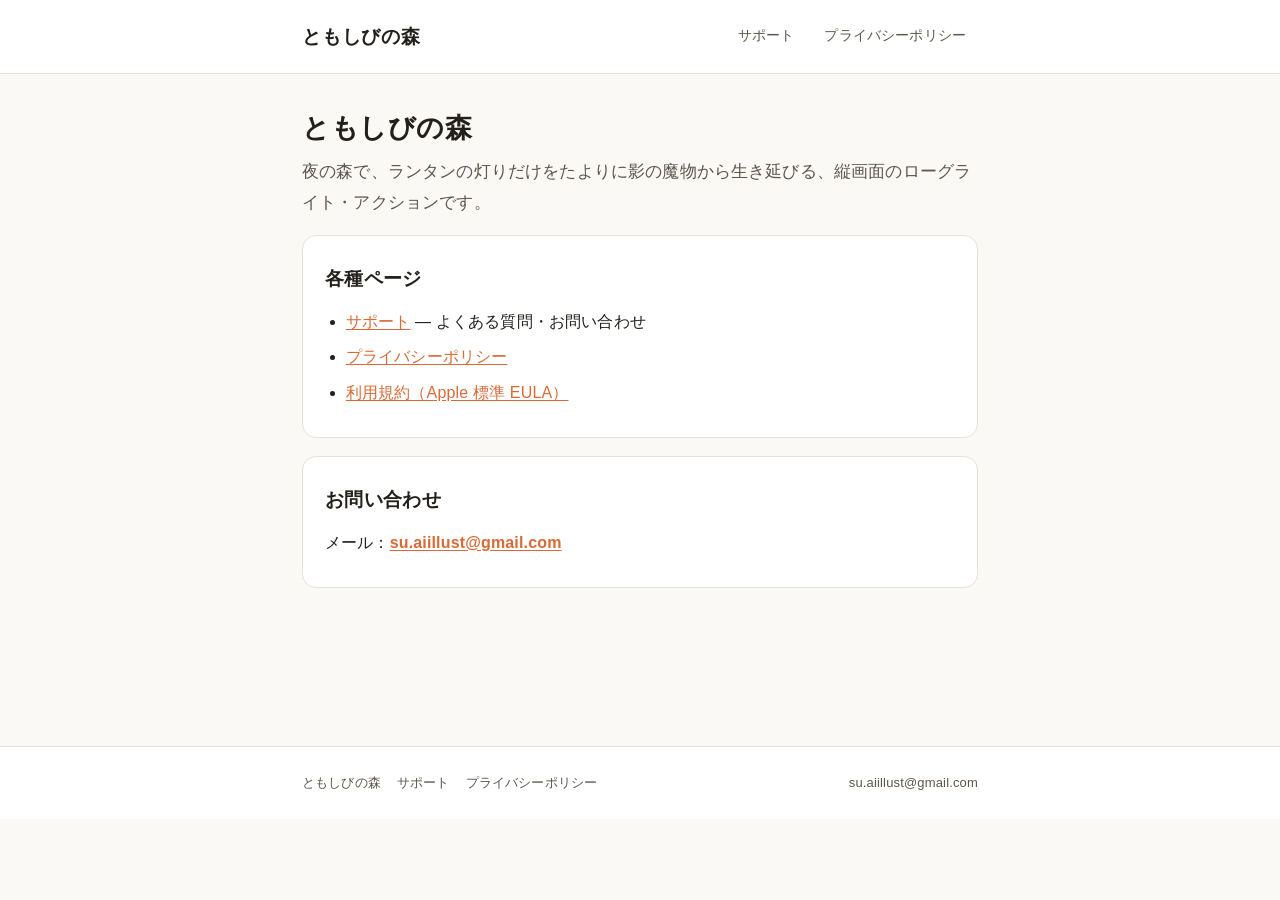
<file: index.html>
<!DOCTYPE html>
<html lang="ja">
<head>
<meta charset="utf-8">
<meta name="viewport" content="width=device-width, initial-scale=1">
<title>ともしびの森</title>
<meta name="description" content="ともしびの森 — ランタンで夜を越えるローグライト。サポート・プライバシーポリシー。">
<link rel="stylesheet" href="style.css">
</head>
<body>
<header class="site">
  <div class="site-inner">
    <a class="brand" href="index.html">
      <span class="mark">ともしびの森</span>
    </a>
    <nav class="site-nav">
      <a href="support.html">サポート</a>
      <a href="privacy.html">プライバシーポリシー</a>
    </nav>
  </div>
</header>

<main class="wrap">
  <h1 class="title">ともしびの森</h1>
  <p class="lead">夜の森で、ランタンの灯りだけをたよりに影の魔物から生き延びる、縦画面のローグライト・アクションです。</p>

  <div class="card">
    <h2 style="margin-top:0">各種ページ</h2>
    <ul>
      <li><a href="support.html">サポート</a> — よくある質問・お問い合わせ</li>
      <li><a href="privacy.html">プライバシーポリシー</a></li>
      <li><a href="https://www.apple.com/legal/internet-services/itunes/dev/stdeula/">利用規約（Apple 標準 EULA）</a></li>
    </ul>
  </div>

  <div class="card contact">
    <h2 style="margin-top:0">お問い合わせ</h2>
    <p>メール：<a href="mailto:su.aiillust@gmail.com">su.aiillust@gmail.com</a></p>
  </div>
</main>

<footer class="site">
  <div class="foot-inner">
    <span>ともしびの森</span>
    <a href="support.html">サポート</a>
    <a href="privacy.html">プライバシーポリシー</a>
    <a class="sp" href="mailto:su.aiillust@gmail.com">su.aiillust@gmail.com</a>
  </div>
</footer>
</body>
</html>
</file>
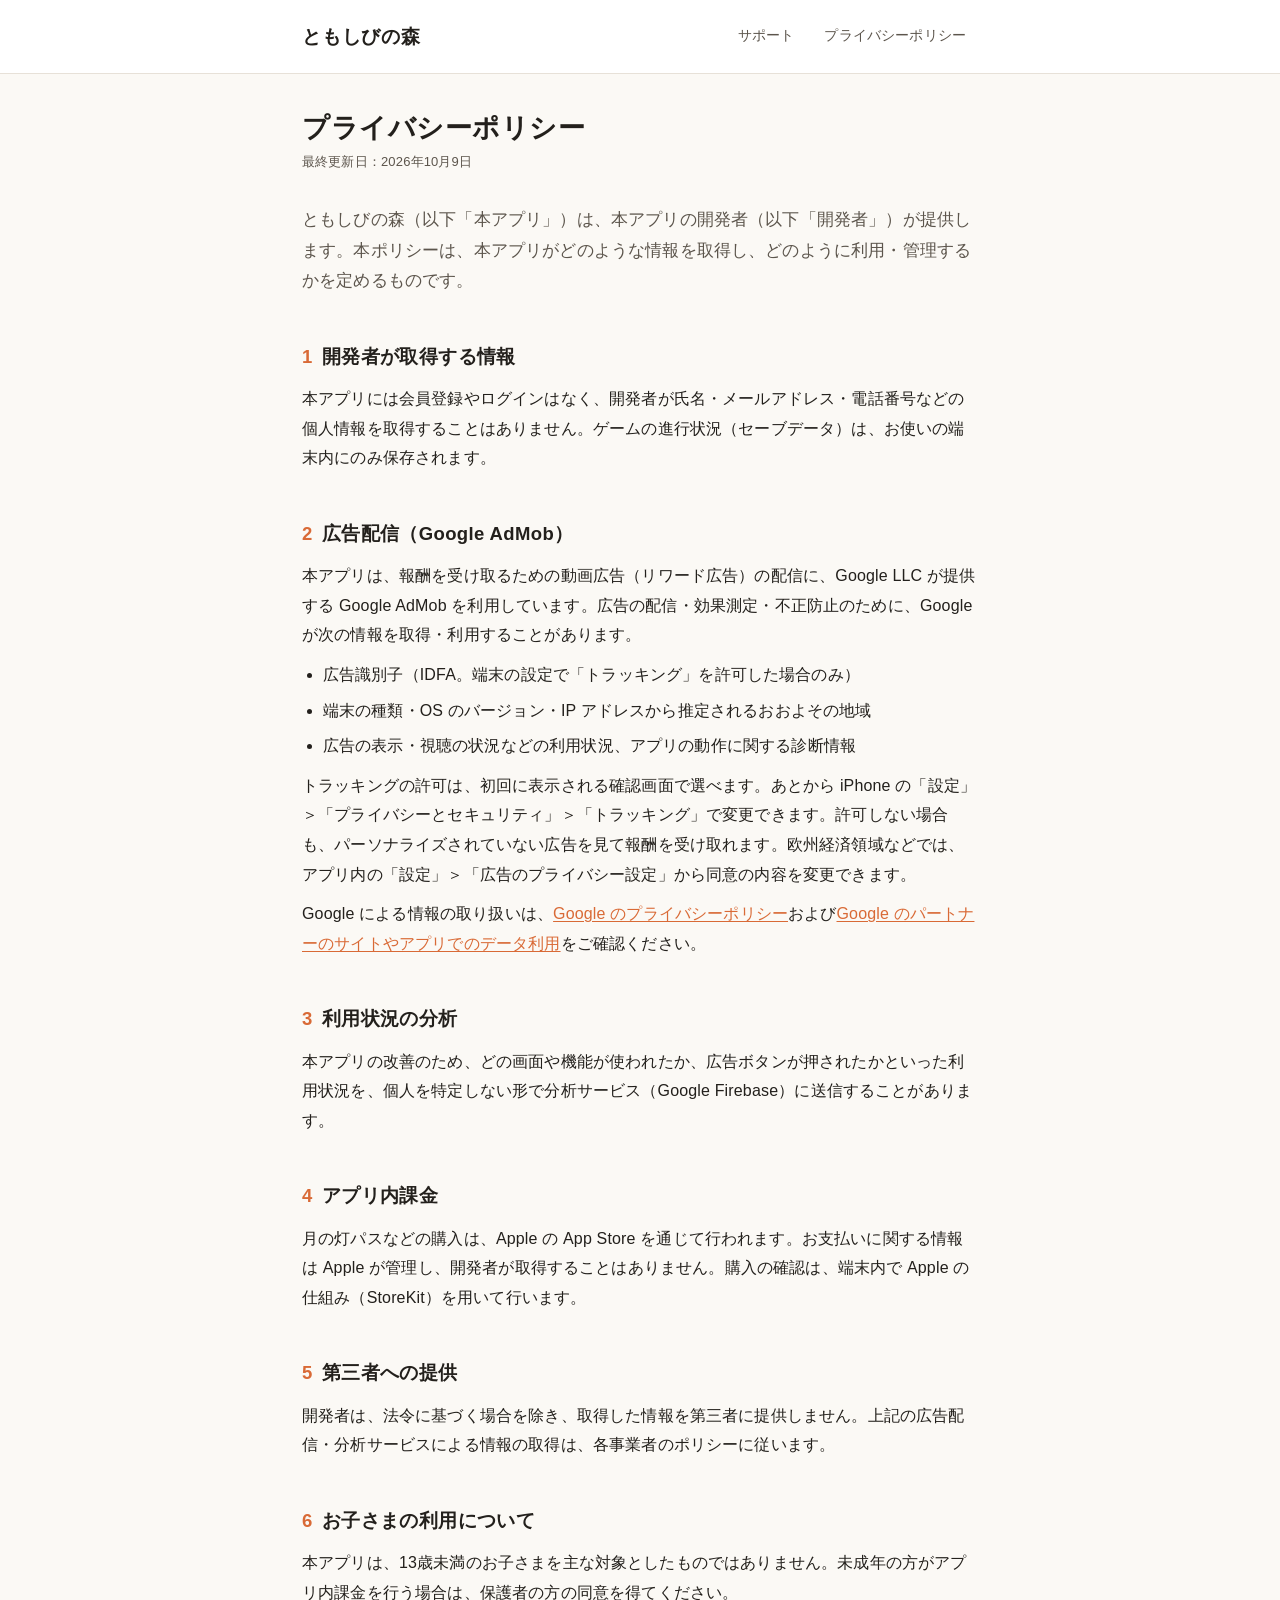
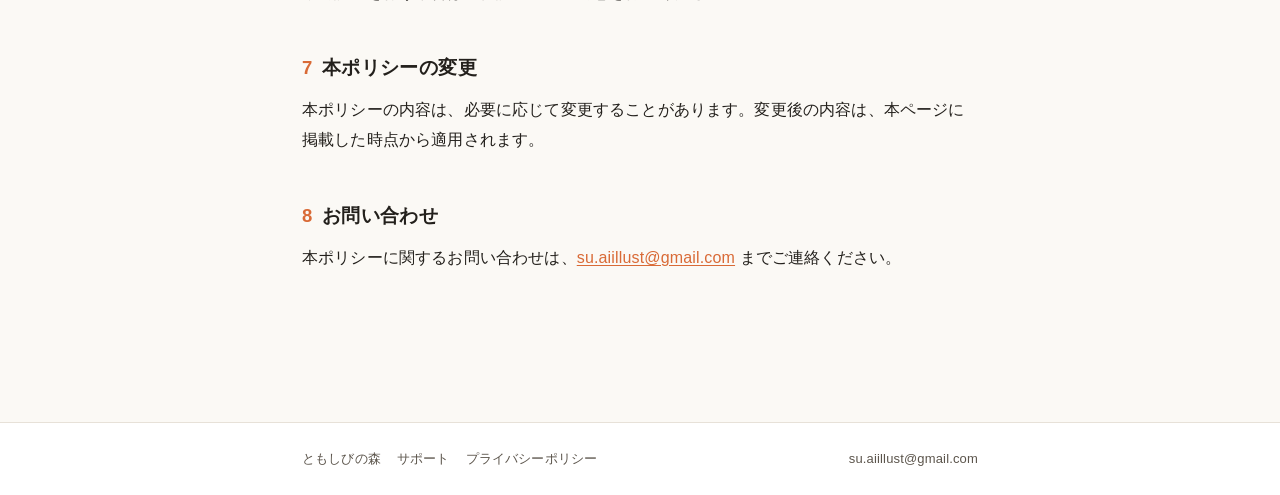
<file: privacy.html>
<!DOCTYPE html>
<html lang="ja">
<head>
<meta charset="utf-8">
<meta name="viewport" content="width=device-width, initial-scale=1">
<title>プライバシーポリシー｜ともしびの森</title>
<meta name="description" content="ともしびの森のプライバシーポリシー。">
<link rel="stylesheet" href="style.css">
</head>
<body>
<header class="site">
  <div class="site-inner">
    <a class="brand" href="index.html">
      <span class="mark">ともしびの森</span>
    </a>
    <nav class="site-nav">
      <a href="support.html">サポート</a>
      <a href="privacy.html">プライバシーポリシー</a>
    </nav>
  </div>
</header>

<main class="wrap">
  <h1 class="title">プライバシーポリシー</h1>
  <p class="updated">最終更新日：2026年10月9日</p>

  <p class="lead">ともしびの森（以下「本アプリ」）は、本アプリの開発者（以下「開発者」）が提供します。本ポリシーは、本アプリがどのような情報を取得し、どのように利用・管理するかを定めるものです。</p>

  <h2><span class="num">1</span>開発者が取得する情報</h2>
  <p>本アプリには会員登録やログインはなく、開発者が氏名・メールアドレス・電話番号などの個人情報を取得することはありません。ゲームの進行状況（セーブデータ）は、お使いの端末内にのみ保存されます。</p>

  <h2><span class="num">2</span>広告配信（Google AdMob）</h2>
  <p>本アプリは、報酬を受け取るための動画広告（リワード広告）の配信に、Google LLC が提供する Google AdMob を利用しています。広告の配信・効果測定・不正防止のために、Google が次の情報を取得・利用することがあります。</p>
  <ul>
    <li>広告識別子（IDFA。端末の設定で「トラッキング」を許可した場合のみ）</li>
    <li>端末の種類・OS のバージョン・IP アドレスから推定されるおおよその地域</li>
    <li>広告の表示・視聴の状況などの利用状況、アプリの動作に関する診断情報</li>
  </ul>
  <p>トラッキングの許可は、初回に表示される確認画面で選べます。あとから iPhone の「設定」＞「プライバシーとセキュリティ」＞「トラッキング」で変更できます。許可しない場合も、パーソナライズされていない広告を見て報酬を受け取れます。欧州経済領域などでは、アプリ内の「設定」＞「広告のプライバシー設定」から同意の内容を変更できます。</p>
  <p>Google による情報の取り扱いは、<a href="https://policies.google.com/privacy">Google のプライバシーポリシー</a>および<a href="https://policies.google.com/technologies/partner-sites">Google のパートナーのサイトやアプリでのデータ利用</a>をご確認ください。</p>

  <h2><span class="num">3</span>利用状況の分析</h2>
  <p>本アプリの改善のため、どの画面や機能が使われたか、広告ボタンが押されたかといった利用状況を、個人を特定しない形で分析サービス（Google Firebase）に送信することがあります。</p>

  <h2><span class="num">4</span>アプリ内課金</h2>
  <p>月の灯パスなどの購入は、Apple の App Store を通じて行われます。お支払いに関する情報は Apple が管理し、開発者が取得することはありません。購入の確認は、端末内で Apple の仕組み（StoreKit）を用いて行います。</p>

  <h2><span class="num">5</span>第三者への提供</h2>
  <p>開発者は、法令に基づく場合を除き、取得した情報を第三者に提供しません。上記の広告配信・分析サービスによる情報の取得は、各事業者のポリシーに従います。</p>

  <h2><span class="num">6</span>お子さまの利用について</h2>
  <p>本アプリは、13歳未満のお子さまを主な対象としたものではありません。未成年の方がアプリ内課金を行う場合は、保護者の方の同意を得てください。</p>

  <h2><span class="num">7</span>本ポリシーの変更</h2>
  <p>本ポリシーの内容は、必要に応じて変更することがあります。変更後の内容は、本ページに掲載した時点から適用されます。</p>

  <h2><span class="num">8</span>お問い合わせ</h2>
  <p>本ポリシーに関するお問い合わせは、<a href="mailto:su.aiillust@gmail.com">su.aiillust@gmail.com</a> までご連絡ください。</p>
</main>

<footer class="site">
  <div class="foot-inner">
    <span>ともしびの森</span>
    <a href="support.html">サポート</a>
    <a href="privacy.html">プライバシーポリシー</a>
    <a class="sp" href="mailto:su.aiillust@gmail.com">su.aiillust@gmail.com</a>
  </div>
</footer>
</body>
</html>
</file>
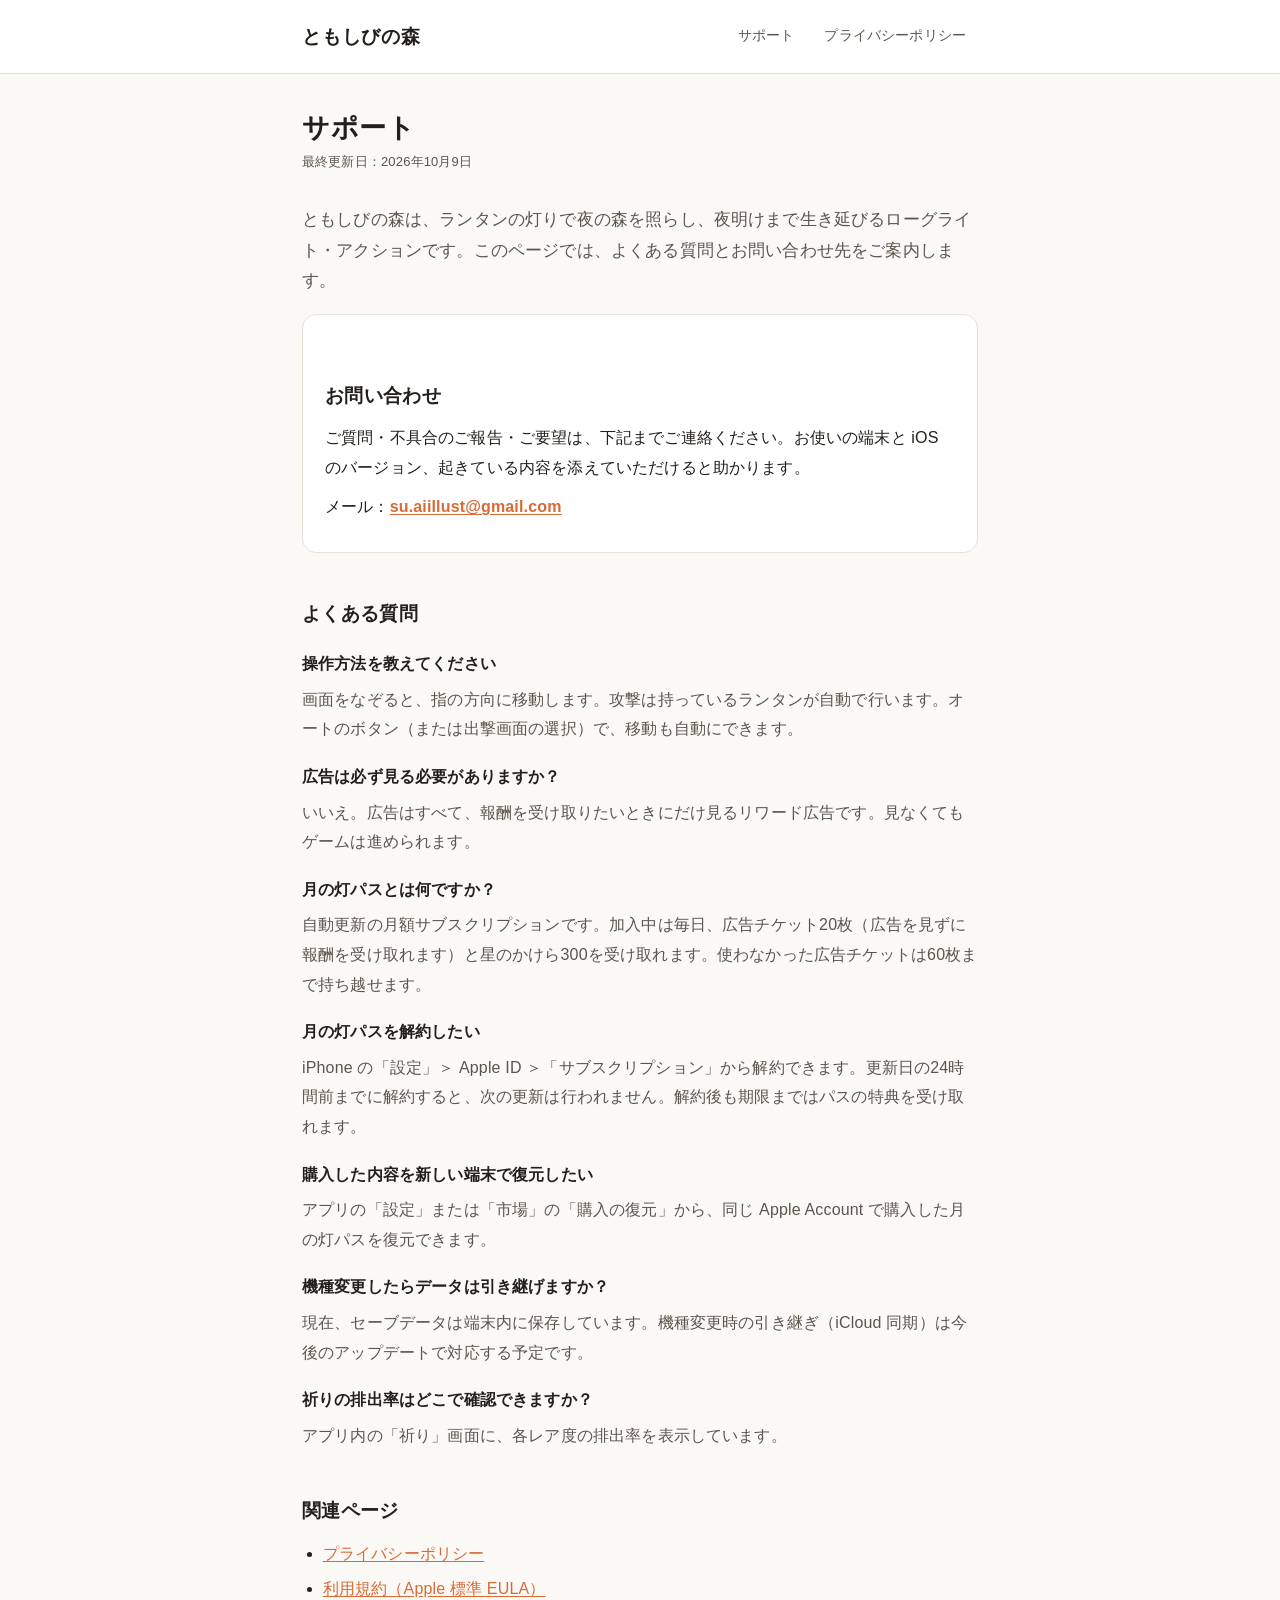
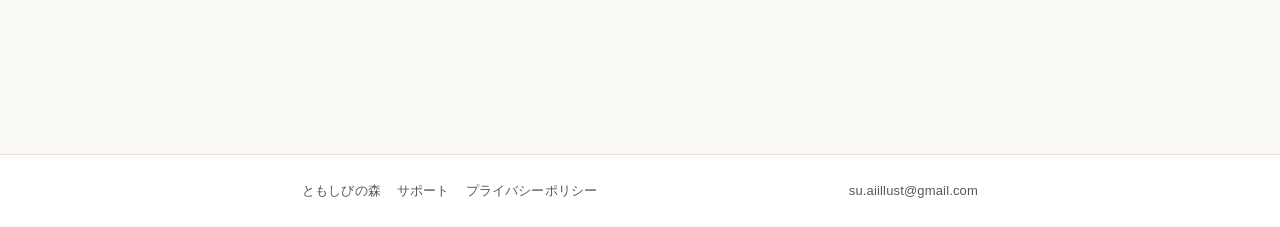
<file: support.html>
<!DOCTYPE html>
<html lang="ja">
<head>
<meta charset="utf-8">
<meta name="viewport" content="width=device-width, initial-scale=1">
<title>サポート｜ともしびの森</title>
<meta name="description" content="ともしびの森のサポート。よくある質問とお問い合わせ先。">
<link rel="stylesheet" href="style.css">
</head>
<body>
<header class="site">
  <div class="site-inner">
    <a class="brand" href="index.html">
      <span class="mark">ともしびの森</span>
    </a>
    <nav class="site-nav">
      <a href="support.html">サポート</a>
      <a href="privacy.html">プライバシーポリシー</a>
    </nav>
  </div>
</header>

<main class="wrap">
  <h1 class="title">サポート</h1>
  <p class="updated">最終更新日：2026年10月9日</p>

  <p class="lead">ともしびの森は、ランタンの灯りで夜の森を照らし、夜明けまで生き延びるローグライト・アクションです。このページでは、よくある質問とお問い合わせ先をご案内します。</p>

  <div class="card contact">
    <h2>お問い合わせ</h2>
    <p>ご質問・不具合のご報告・ご要望は、下記までご連絡ください。お使いの端末と iOS のバージョン、起きている内容を添えていただけると助かります。</p>
    <p>メール：<a href="mailto:su.aiillust@gmail.com">su.aiillust@gmail.com</a></p>
  </div>

  <h2>よくある質問</h2>
  <dl class="faq">
    <dt>操作方法を教えてください</dt>
    <dd>画面をなぞると、指の方向に移動します。攻撃は持っているランタンが自動で行います。オートのボタン（または出撃画面の選択）で、移動も自動にできます。</dd>

    <dt>広告は必ず見る必要がありますか？</dt>
    <dd>いいえ。広告はすべて、報酬を受け取りたいときにだけ見るリワード広告です。見なくてもゲームは進められます。</dd>

    <dt>月の灯パスとは何ですか？</dt>
    <dd>自動更新の月額サブスクリプションです。加入中は毎日、広告チケット20枚（広告を見ずに報酬を受け取れます）と星のかけら300を受け取れます。使わなかった広告チケットは60枚まで持ち越せます。</dd>

    <dt>月の灯パスを解約したい</dt>
    <dd>iPhone の「設定」＞ Apple ID ＞「サブスクリプション」から解約できます。更新日の24時間前までに解約すると、次の更新は行われません。解約後も期限まではパスの特典を受け取れます。</dd>

    <dt>購入した内容を新しい端末で復元したい</dt>
    <dd>アプリの「設定」または「市場」の「購入の復元」から、同じ Apple Account で購入した月の灯パスを復元できます。</dd>

    <dt>機種変更したらデータは引き継げますか？</dt>
    <dd>現在、セーブデータは端末内に保存しています。機種変更時の引き継ぎ（iCloud 同期）は今後のアップデートで対応する予定です。</dd>

    <dt>祈りの排出率はどこで確認できますか？</dt>
    <dd>アプリ内の「祈り」画面に、各レア度の排出率を表示しています。</dd>
  </dl>

  <h2>関連ページ</h2>
  <ul>
    <li><a href="privacy.html">プライバシーポリシー</a></li>
    <li><a href="https://www.apple.com/legal/internet-services/itunes/dev/stdeula/">利用規約（Apple 標準 EULA）</a></li>
  </ul>
</main>

<footer class="site">
  <div class="foot-inner">
    <span>ともしびの森</span>
    <a href="support.html">サポート</a>
    <a href="privacy.html">プライバシーポリシー</a>
    <a class="sp" href="mailto:su.aiillust@gmail.com">su.aiillust@gmail.com</a>
  </div>
</footer>
</body>
</html>
</file>
<file: style.css>
:root{
  --ink:#23201c;
  --ink-soft:#5c554c;
  --line:#e7e1d8;
  --bg:#fbf9f5;
  --card:#ffffff;
  --accent:#d96a36;
  --accent-soft:#fbeee6;
  --radius:14px;
  --maxw:720px;
}
*{box-sizing:border-box}
html{-webkit-text-size-adjust:100%}
body{
  margin:0;
  background:var(--bg);
  color:var(--ink);
  font-family:-apple-system,BlinkMacSystemFont,"Hiragino Kaku Gothic ProN","Hiragino Sans","Noto Sans JP","Yu Gothic",Meiryo,sans-serif;
  line-height:1.85;
  font-size:16px;
  letter-spacing:.01em;
}
.wrap{max-width:var(--maxw);margin:0 auto;padding:28px 22px 80px}
header.site{
  border-bottom:1px solid var(--line);
  background:var(--card);
}
.site-inner{max-width:var(--maxw);margin:0 auto;padding:18px 22px;display:flex;align-items:center;gap:12px;flex-wrap:wrap}
.brand{display:flex;align-items:baseline;gap:10px;text-decoration:none;color:var(--ink)}
.brand .mark{
  font-weight:700;font-size:19px;letter-spacing:.04em;
}
.brand .sub{font-size:12.5px;color:var(--ink-soft)}
nav.site-nav{margin-left:auto;display:flex;gap:6px;flex-wrap:wrap}
nav.site-nav a{
  text-decoration:none;color:var(--ink-soft);font-size:13.5px;
  padding:5px 11px;border-radius:999px;border:1px solid transparent;
}
nav.site-nav a:hover{border-color:var(--line);color:var(--ink)}
nav.site-nav a[aria-current="page"]{background:var(--accent-soft);color:var(--accent);font-weight:600}

h1.title{font-size:27px;line-height:1.35;margin:8px 0 4px;letter-spacing:.02em}
.updated{color:var(--ink-soft);font-size:13px;margin:0 0 30px}
h2{font-size:18.5px;margin:38px 0 10px;padding-top:6px;letter-spacing:.02em}
h2 .num{color:var(--accent);font-weight:700;margin-right:.5em;font-variant-numeric:tabular-nums}
h3{font-size:15.5px;margin:22px 0 6px}
p{margin:10px 0}
a{color:var(--accent);text-underline-offset:2px}
ul,ol{margin:10px 0;padding-left:1.3em}
li{margin:6px 0}
.lead{font-size:16.5px;color:var(--ink-soft)}
.card{
  background:var(--card);border:1px solid var(--line);border-radius:var(--radius);
  padding:20px 22px;margin:18px 0;
}
.contact a{font-weight:600}
.faq dt{font-weight:600;margin-top:18px}
.faq dd{margin:6px 0 0;color:var(--ink-soft)}
.note{
  background:var(--accent-soft);border:1px solid #f0d9c8;border-radius:12px;
  padding:12px 16px;font-size:14px;color:#8a4a23;margin:18px 0;
}
table{border-collapse:collapse;width:100%;margin:14px 0;font-size:14.5px}
th,td{border:1px solid var(--line);padding:9px 11px;text-align:left;vertical-align:top}
th{background:#f3eee6;font-weight:600}
footer.site{border-top:1px solid var(--line);margin-top:60px;background:var(--card)}
.foot-inner{max-width:var(--maxw);margin:0 auto;padding:24px 22px;color:var(--ink-soft);font-size:13px;display:flex;gap:16px;flex-wrap:wrap;align-items:center}
.foot-inner a{color:var(--ink-soft);text-decoration:none}
.foot-inner a:hover{color:var(--ink)}
.foot-inner .sp{margin-left:auto}
@media (max-width:520px){
  body{font-size:15.5px}
  h1.title{font-size:23px}
}
</file>
